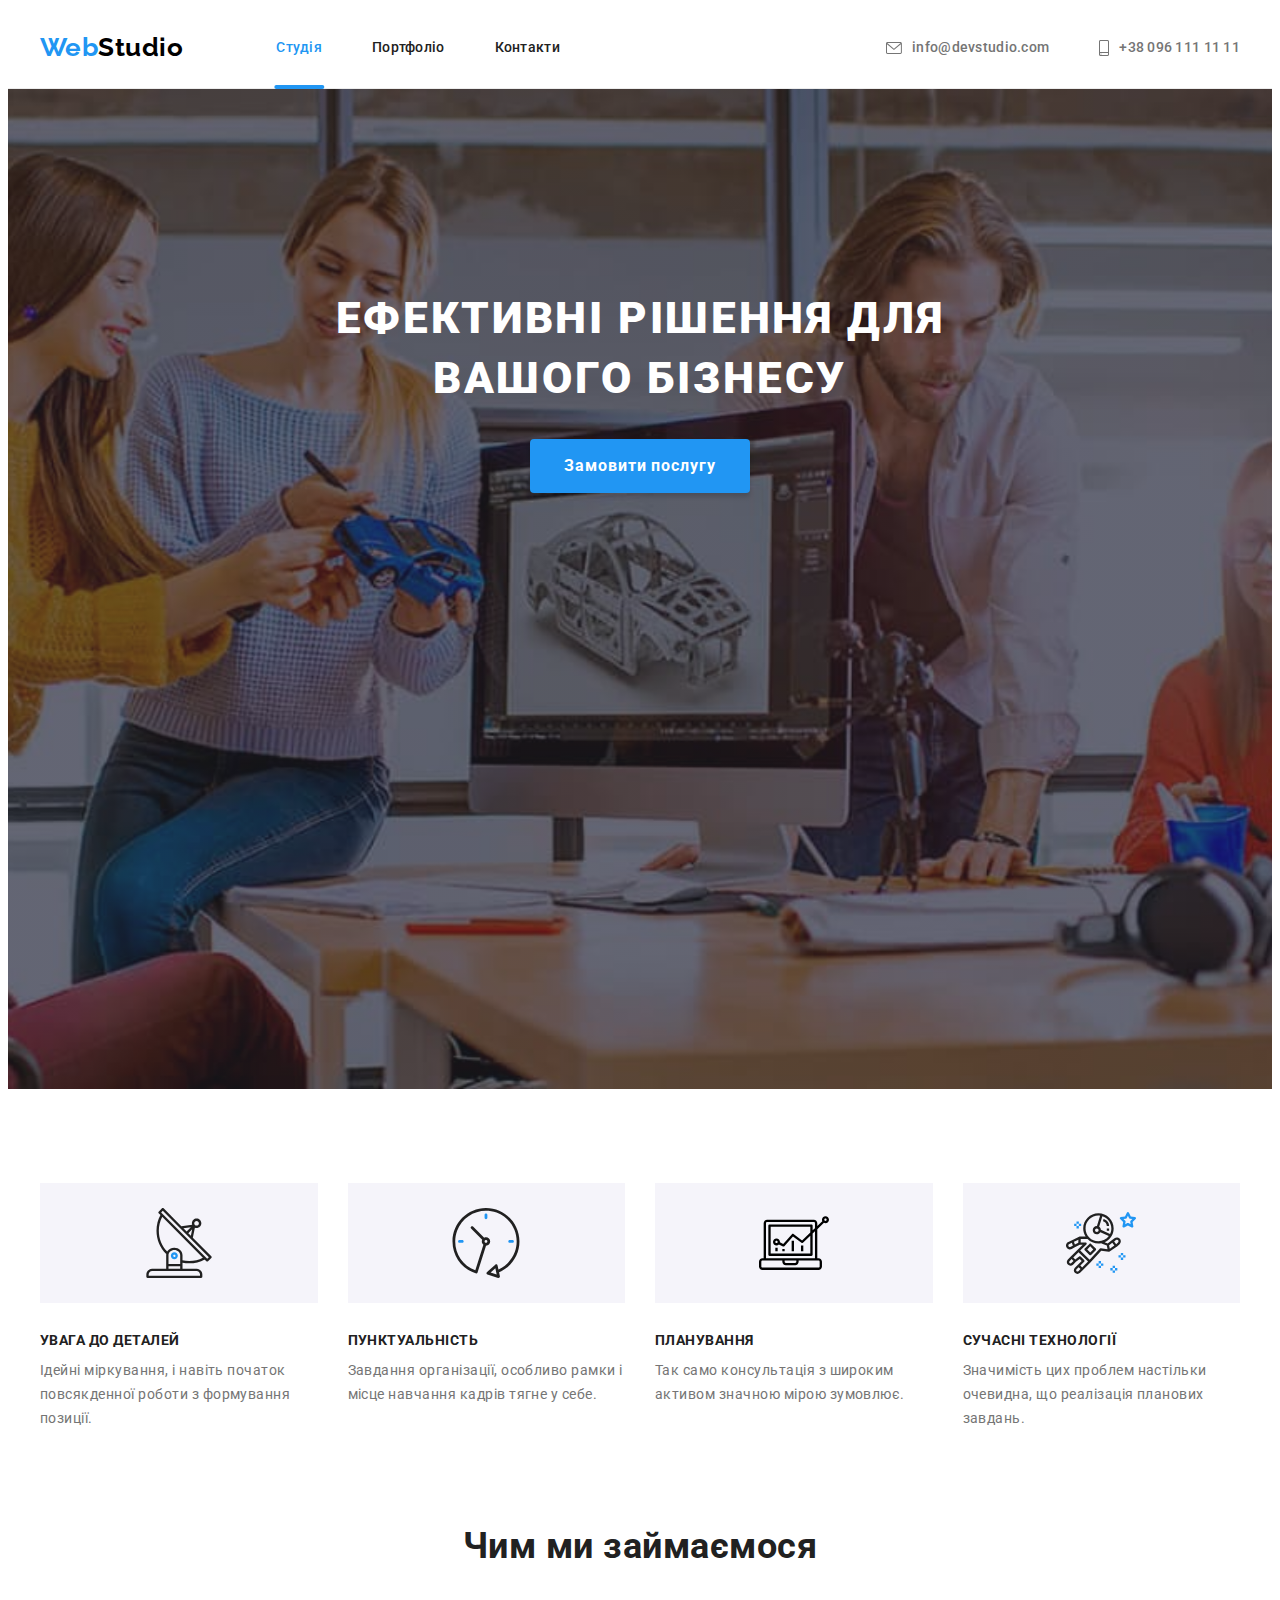
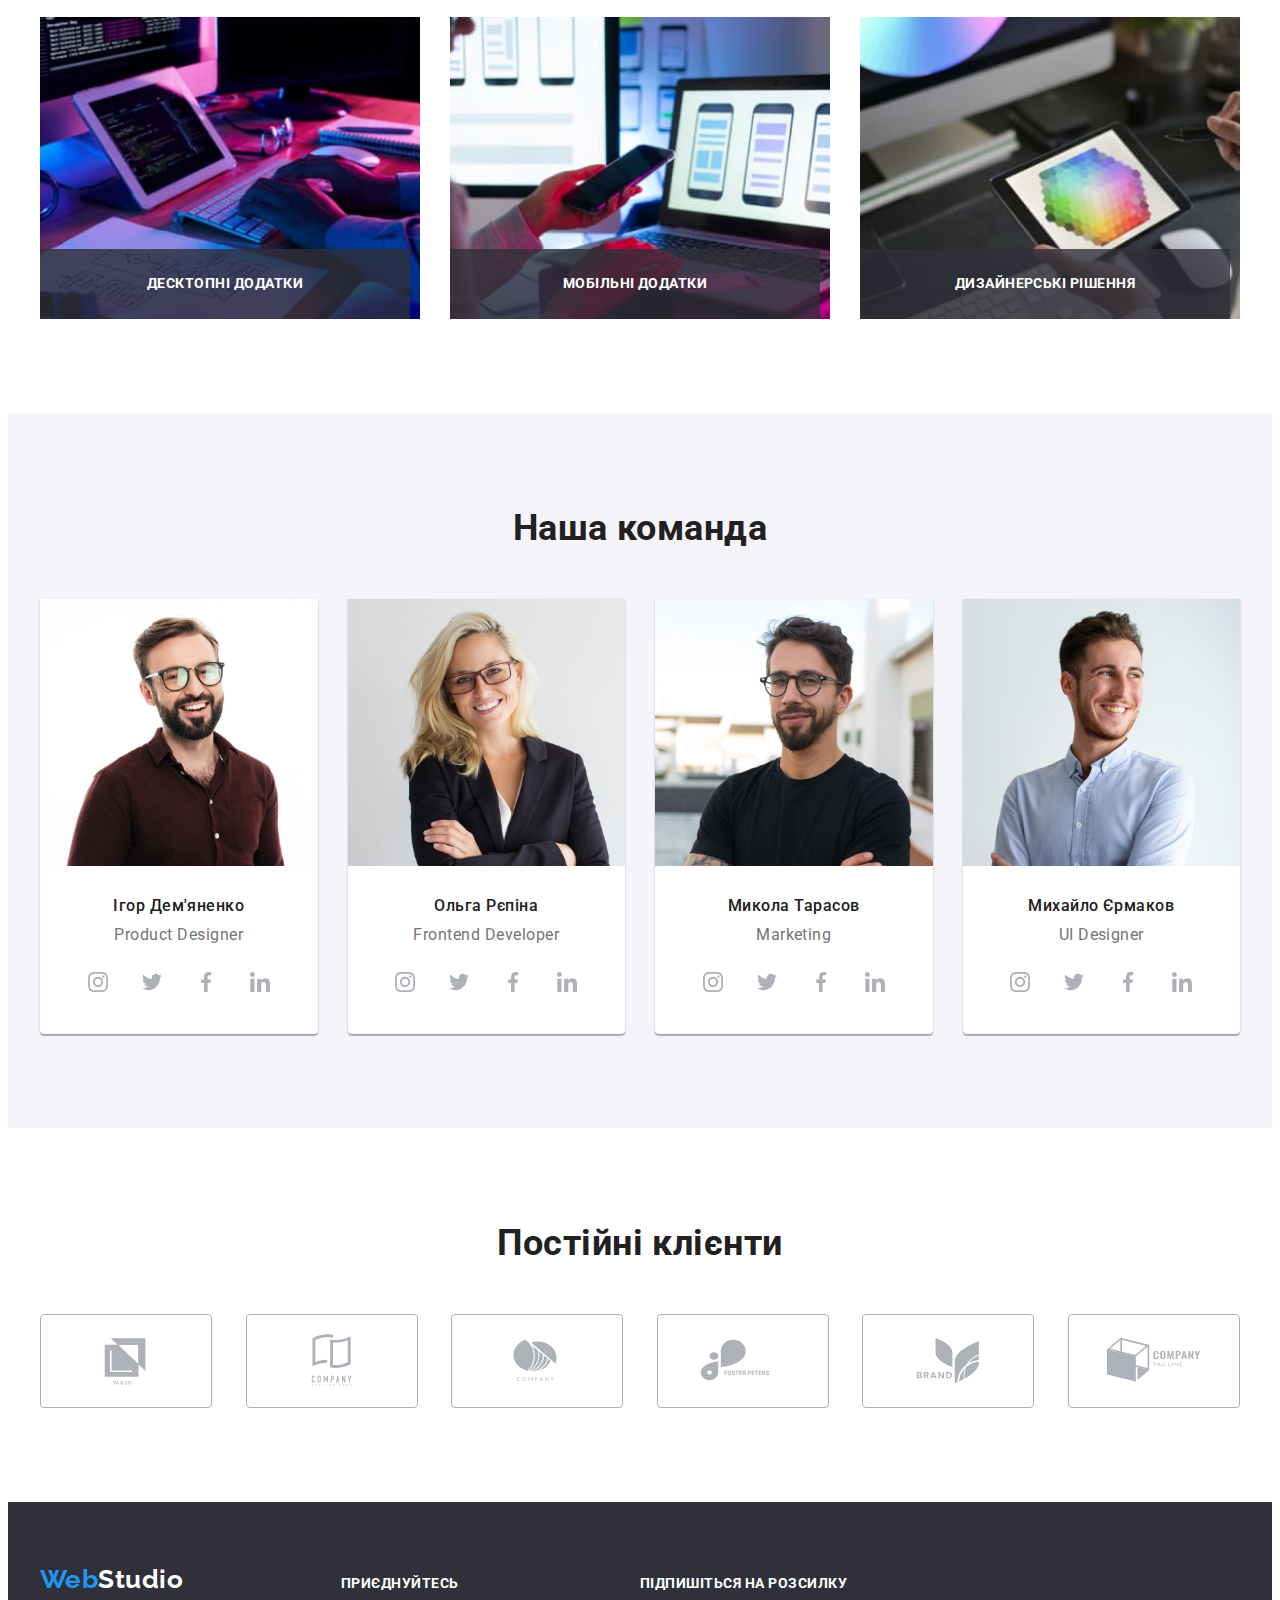
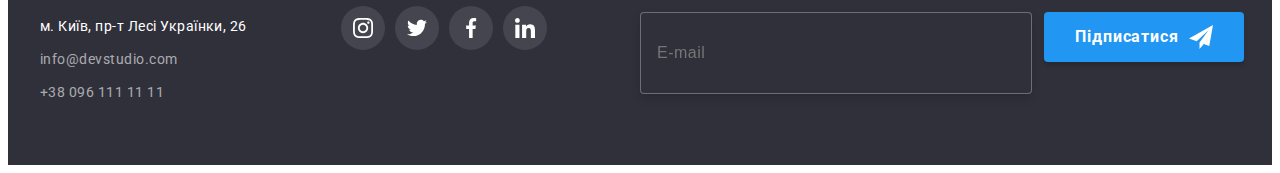
<file: index.html>
<!DOCTYPE html>
<html lang="uk">
  <head>
    <meta charset="UTF-8" />
    <meta http-equiv="X-UA-Compatible" content="IE=edge" />
    <meta name="viewport" content="width=device-width, initial-scale=1.0" />
    <title>Головна</title>
    <link rel="preconnect" href="https://fonts.googleapis.com" />
    <link rel="preconnect" href="https://fonts.gstatic.com" crossorigin />
    <link
      href="https://fonts.googleapis.com/css2?family=Raleway:wght@700&family=Roboto:wght@400;500;700;900&display=swap"
      rel="stylesheet"
    />
    <link
      rel="stylesheet"
      href="https://cdnjs.cloudflare.com/ajax/libs/modern-normalize/1.1.0/modern-normalize.min.css"
      integrity="sha512-wpPYUAdjBVSE4KJnH1VR1HeZfpl1ub8YT/NKx4PuQ5NmX2tKuGu6U/JRp5y+Y8XG2tV+wKQpNHVUX03MfMFn9Q=="
      crossorigin="anonymous"
      referrerpolicy="no-referrer"
    />
    <link rel="stylesheet" href="./css/styles.css" />
  </head>

  <body>
    <!--Шапка сайта-->

    <header class="upper">
      <div class="container upper-block">
        <nav class="site-navig">
          <a href="./index.html" class="logo-black"
            ><span lang="en"><span class="logo-blue">Web</span>Studio</span></a
          >
          <ul class="site-nav list">
            <li class="item"><a href="./index.html" class="link current studia">Студія</a></li>
            <li class="item"><a href="./portfolio.html" class="link">Портфоліо</a></li>
            <li class="item"><a href="" class="link">Контакти</a></li>
          </ul>
        </nav>
        <ul class="contacts list">
          <li class="item">
            <a href="mailto:info@devstudio.com" class="link"
              ><svg class="icon-envelope"><use href="./images/icons.svg#icon-envelope"></use></svg
              >info@devstudio.com
            </a>
          </li>
          <li class="item">
            <a href="tel:+380961111111" class="link"
              ><svg class="icon-smartphone">
                <use href="./images/icons.svg#icon-smartphone"></use>
              </svg>
              +38 096 111 11 11
            </a>
          </li>
        </ul>
      </div>
    </header>

    <main>
      <!--Герой-->

      <section class="hero">
        <h1 class="hero-title">Ефективні рішення для вашого бізнесу</h1>
        <button type="button" class="hero-button" data-modal-open>Замовити послугу</button>
      </section>

      <div class="backdrop is-hidden" data-modal>
        <div class="modal">
          <form class="form">
            <h3 class="form-title">Залиште свої дані, ми вам передзвонимо</h3>
            <div class="form-field">
              <label class="label" for="name">Ім'я</label>
              <input class="input" type="text" name="name" id="name" />
              <svg width="18px" height="18px" class="icon-form">
                <use href="./images/icons.svg#icon-person"></use>
              </svg>
            </div>

            <div class="form-field">
              <label class="label" for="tel">Телефон</label>
              <input class="input" type="tel" name="tel" id="tel" />
              <svg width="18px" height="18px" class="icon-form">
                <use href="./images/icons.svg#icon-phone"></use>
              </svg>
            </div>

            <div class="form-field check">
              <label class="label" for="email">Пошта</label>
              <input class="input" type="email" name="email" id="email" />
              <svg width="18px" height="18px" class="icon-form">
                <use href="./images/icons.svg#icon-mail"></use>
              </svg>
            </div>

            <div class="form-field comment-field">
              <label class="label" for="comment">Коментар</label>
              <textarea name="comment" id="comment" rows="7" placeholder="Введіть текст"></textarea>
            </div>

            <label class="checkbox-field">
              <input class="checkbox" type="checkbox" name="policy" />
              <svg class="icon-checkbox" width="16px" height="15px">
                <use href=".//images/icons.svg#icon-checkbox"></use>
              </svg>
              <span class="policy-text"
                >Погоджуюся з розсилкою та приймаю
                <span class="policy-accent">Умови договору</span>
              </span>
            </label>

            <button class="send-button" type="submit">Відправити</button>
          </form>

          <button class="close-button" data-modal-close>
            <svg width="30px" height="30px"><use href="./images/icons.svg#icon-close"></use></svg>
          </button>
        </div>
      </div>

      <!--Особливості-->

      <section class="part">
        <div class="container">
          <h2 class="part-title visually-hidden">Особливості</h2>
          <ul class="features list">
            <li class="item icon-antenna">
              <div class="icon-cont">
                <svg class="button-icon">
                  <use href="./images/icons.svg#icon-antenna"></use>
                </svg>
              </div>
              <h3 class="features-title">УВАГА ДО ДЕТАЛЕЙ</h3>
              <p class="text">
                Ідейні міркування, і навіть початок повсякденної роботи з формування позиції.
              </p>
            </li>
            <li class="item icon-clock">
              <div class="icon-cont">
                <svg class="button-icon">
                  <use href="./images/icons.svg#icon-clock"></use>
                </svg>
              </div>
              <h3 class="features-title">ПУНКТУАЛЬНІСТЬ</h3>
              <p class="text">
                Завдання організації, особливо рамки і місце навчання кадрів тягне у себе.
              </p>
            </li>
            <li class="item icon-diagram">
              <div class="icon-cont">
                <svg class="button-icon">
                  <use href="./images/icons.svg#icon-diagram"></use>
                </svg>
              </div>
              <h3 class="features-title">ПЛАНУВАННЯ</h3>
              <p class="text">Так само консультація з широким активом значною мірою зумовлює.</p>
            </li>
            <li class="item icon-astronaut">
              <div class="icon-cont">
                <svg class="button-icon">
                  <use href="./images/icons.svg#icon-astronaut"></use>
                </svg>
              </div>
              <h3 class="features-title">СУЧАСНІ ТЕХНОЛОГІЇ</h3>
              <p class="text">
                Значимість цих проблем настільки очевидна, що реалізація планових завдань.
              </p>
            </li>
          </ul>
        </div>
      </section>

      <!--Чим ми займаємося-->

      <section class="part no-padding">
        <div class="container">
          <h2 class="part-title">Чим ми займаємося</h2>
          <ul class="job list">
            <li class="item">
              <img src="./images/write.jpg" alt="верстаєм" width="370" height="294" />
              <h3 class="job-title">Десктопні додатки</h3>
            </li>
            <li class="item">
              <img src="./images/adapt.jpg" alt="адаптуєм" width="370" height="294" />
              <h3 class="job-title">Мобільні додатки</h3>
            </li>
            <li class="item">
              <img src="./images/style.jpg" alt="стилізуєм" width="370" height="294" />
              <h3 class="job-title">Дизайнерські рішення</h3>
            </li>
          </ul>
        </div>
      </section>

      <!--Наша команда-->

      <section class="our-team part">
        <div class="container">
          <h2 class="part-title">Наша команда</h2>
          <ul class="team list">
            <li class="team-item">
              <img
                src="./images/igor.jpg"
                alt="фото Ігор Дем'яненко"
                width="270"
                height="260"
                class="team-photo"
              />
              <h3 class="team-names">Ігор Дем'яненко</h3>
              <p class="team-text">Product Designer</p>
              <ul class="member-contacts list">
                <li class="item">
                  <a href="" class="sociallink"
                    ><svg width="20px" height="20px" class="icons">
                      <use href="./images/icons.svg#icon-instagram"></use></svg
                  ></a>
                </li>
                <li class="item">
                  <a href="" class="sociallink"
                    ><svg width="20px" height="20px" class="icons">
                      <use href="./images/icons.svg#icon-twitter"></use></svg
                  ></a>
                </li>
                <li class="item">
                  <a href="" class="sociallink"
                    ><svg width="20px" height="20px" class="icons">
                      <use href="./images/icons.svg#icon-facebook"></use></svg
                  ></a>
                </li>
                <li class="item">
                  <a href="" class="sociallink"
                    ><svg width="20px" height="20px" class="icons">
                      <use href="./images/icons.svg#icon-linkedin"></use></svg
                  ></a>
                </li>
              </ul>
            </li>
            <li class="team-item">
              <img
                src="./images/olga.jpg"
                alt="фото Ольга Рєпіна"
                width="270"
                height="260"
                class="team-photo"
              />
              <h3 class="team-names">Ольга Рєпіна</h3>
              <p class="team-text">Frontend Developer</p>
              <ul class="member-contacts list">
                <li class="item">
                  <a href="" class="sociallink"
                    ><svg width="20px" height="20px" class="icons">
                      <use href="./images/icons.svg#icon-instagram"></use></svg
                  ></a>
                </li>
                <li class="item">
                  <a href="" class="sociallink"
                    ><svg width="20px" height="20px" class="icons">
                      <use href="./images/icons.svg#icon-twitter"></use></svg
                  ></a>
                </li>
                <li class="item">
                  <a href="" class="sociallink"
                    ><svg width="20px" height="20px" class="icons">
                      <use href="./images/icons.svg#icon-facebook"></use></svg
                  ></a>
                </li>
                <li class="item">
                  <a href="" class="sociallink"
                    ><svg width="20px" height="20px" class="icons">
                      <use href="./images/icons.svg#icon-linkedin"></use></svg
                  ></a>
                </li>
              </ul>
            </li>
            <li class="team-item">
              <img
                src="./images/mykola.jpg"
                alt="фото Микола Тарасов"
                width="270"
                height="260"
                class="team-photo"
              />
              <h3 class="team-names">Микола Тарасов</h3>
              <p class="team-text">Marketing</p>
              <ul class="member-contacts list">
                <li class="item">
                  <a href="" class="sociallink"
                    ><svg width="20px" height="20px" class="icons">
                      <use href="./images/icons.svg#icon-instagram"></use></svg
                  ></a>
                </li>
                <li class="item">
                  <a href="" class="sociallink"
                    ><svg width="20px" height="20px" class="icons">
                      <use href="./images/icons.svg#icon-twitter"></use></svg
                  ></a>
                </li>
                <li class="item">
                  <a href="" class="sociallink"
                    ><svg width="20px" height="20px" class="icons">
                      <use href="./images/icons.svg#icon-facebook"></use></svg
                  ></a>
                </li>
                <li class="item">
                  <a href="" class="sociallink"
                    ><svg width="20px" height="20px" class="icons">
                      <use href="./images/icons.svg#icon-linkedin"></use></svg
                  ></a>
                </li>
              </ul>
            </li>
            <li class="team-item">
              <img
                src="./images/miykhailo.jpg"
                alt="фото Михайло Єрмаков"
                width="270"
                height="260"
                class="team-photo"
              />
              <h3 class="team-names">Михайло Єрмаков</h3>
              <p class="team-text">UI Designer</p>
              <ul class="member-contacts list">
                <li class="item">
                  <a href="" class="sociallink"
                    ><svg width="20px" height="20px" class="icons">
                      <use href="./images/icons.svg#icon-instagram"></use></svg
                  ></a>
                </li>
                <li class="item">
                  <a href="" class="sociallink"
                    ><svg width="20px" height="20px" class="icons">
                      <use href="./images/icons.svg#icon-twitter"></use></svg
                  ></a>
                </li>
                <li class="item">
                  <a href="" class="sociallink"
                    ><svg width="20px" height="20px" class="icons">
                      <use href="./images/icons.svg#icon-facebook"></use></svg
                  ></a>
                </li>
                <li class="item">
                  <a href="" class="sociallink"
                    ><svg width="20px" height="20px" class="icons">
                      <use href="./images/icons.svg#icon-linkedin"></use></svg
                  ></a>
                </li>
              </ul>
            </li>
          </ul>
        </div>
      </section>
      <!-- Постійні клієнти -->

      <section class="part">
        <div class="container">
          <h2 class="part-title">Постійні клієнти</h2>
          <ul class="list clients-list">
            <li>
              <a class="link" href=""
                ><svg class="clients-icon">
                  <use href="./images/icons.svg#icon-ya"></use></svg
              ></a>
            </li>
            <li>
              <a class="link" href=""
                ><svg class="clients-icon">
                  <use href="./images/icons.svg#icon-tagline-company"></use></svg
              ></a>
            </li>
            <li>
              <a class="link" href=""
                ><svg class="clients-icon">
                  <use href="./images/icons.svg#icon-group"></use></svg
              ></a>
            </li>
            <li>
              <a class="link" href=""
                ><svg class="clients-icon">
                  <use href="./images/icons.svg#icon-foster"></use></svg
              ></a>
            </li>
            <li>
              <a class="link" href=""
                ><svg class="clients-icon">
                  <use href="./images/icons.svg#icon-brand"></use></svg
              ></a>
            </li>
            <li>
              <a class="link" href=""
                ><svg class="clients-icon">
                  <use href="./images/icons.svg#icon-company-tag"></use></svg
              ></a>
            </li>
          </ul>
        </div>
      </section>
    </main>

    <!--Футер-->

    <footer class="lower">
      <div class="container lower-content">
        <div>
          <a href="./index.html" class="logo-white"
            ><span lang="en"><span class="logo-blue">Web</span>Studio</span></a
          >

          <address class="addr">
            <p class="address">м. Київ, пр-т Лесі Українки, 26</p>
            <ul class="lower-contacts list">
              <li class="mail">
                <a href="mailto:info@devstudio.com" class="link">info@devstudio.com</a>
              </li>
              <li class="phone"><a href="tel:+380961111111" class="link">+38 096 111 11 11</a></li>
            </ul>
          </address>
        </div>

        <div class="social">
          <h3 class="connect">Приєднуйтесь</h3>
          <ul class="list social-list">
            <li class="item">
              <a class="link" href=""
                ><svg width="20px" height="20px">
                  <use href="./images/icons.svg#icon-instagram-footer"></use></svg
              ></a>
            </li>
            <li class="item">
              <a class="link" href=""
                ><svg width="20px" height="20px">
                  <use href="./images/icons.svg#icon-twitter-footer"></use></svg
              ></a>
            </li>
            <li class="item">
              <a class="link" href=""
                ><svg width="20px" height="20px">
                  <use href="./images/icons.svg#icon-facebook-footer"></use></svg
              ></a>
            </li>
            <li class="item">
              <a class="link" href=""
                ><svg width="20px" height="20px">
                  <use href="./images/icons.svg#icon-linkedin-footer"></use></svg
              ></a>
            </li>
          </ul>
        </div>

        <form class="lower-form">
          <label for="mail">Підпишіться на розсилку</label>
          <div>
            <input type="email" name="email" id="mail" placeholder="E-mail" />
            <button type="submit">
              Підписатися
              <svg class="icon-sign" width="24px" height="24px">
                <use href=".//images/icons.svg#icon-sign"></use>
              </svg>
            </button>
          </div>
        </form>
      </div>
    </footer>

    <script src="./js/modal.js"></script>
  </body>
</html>
</file>
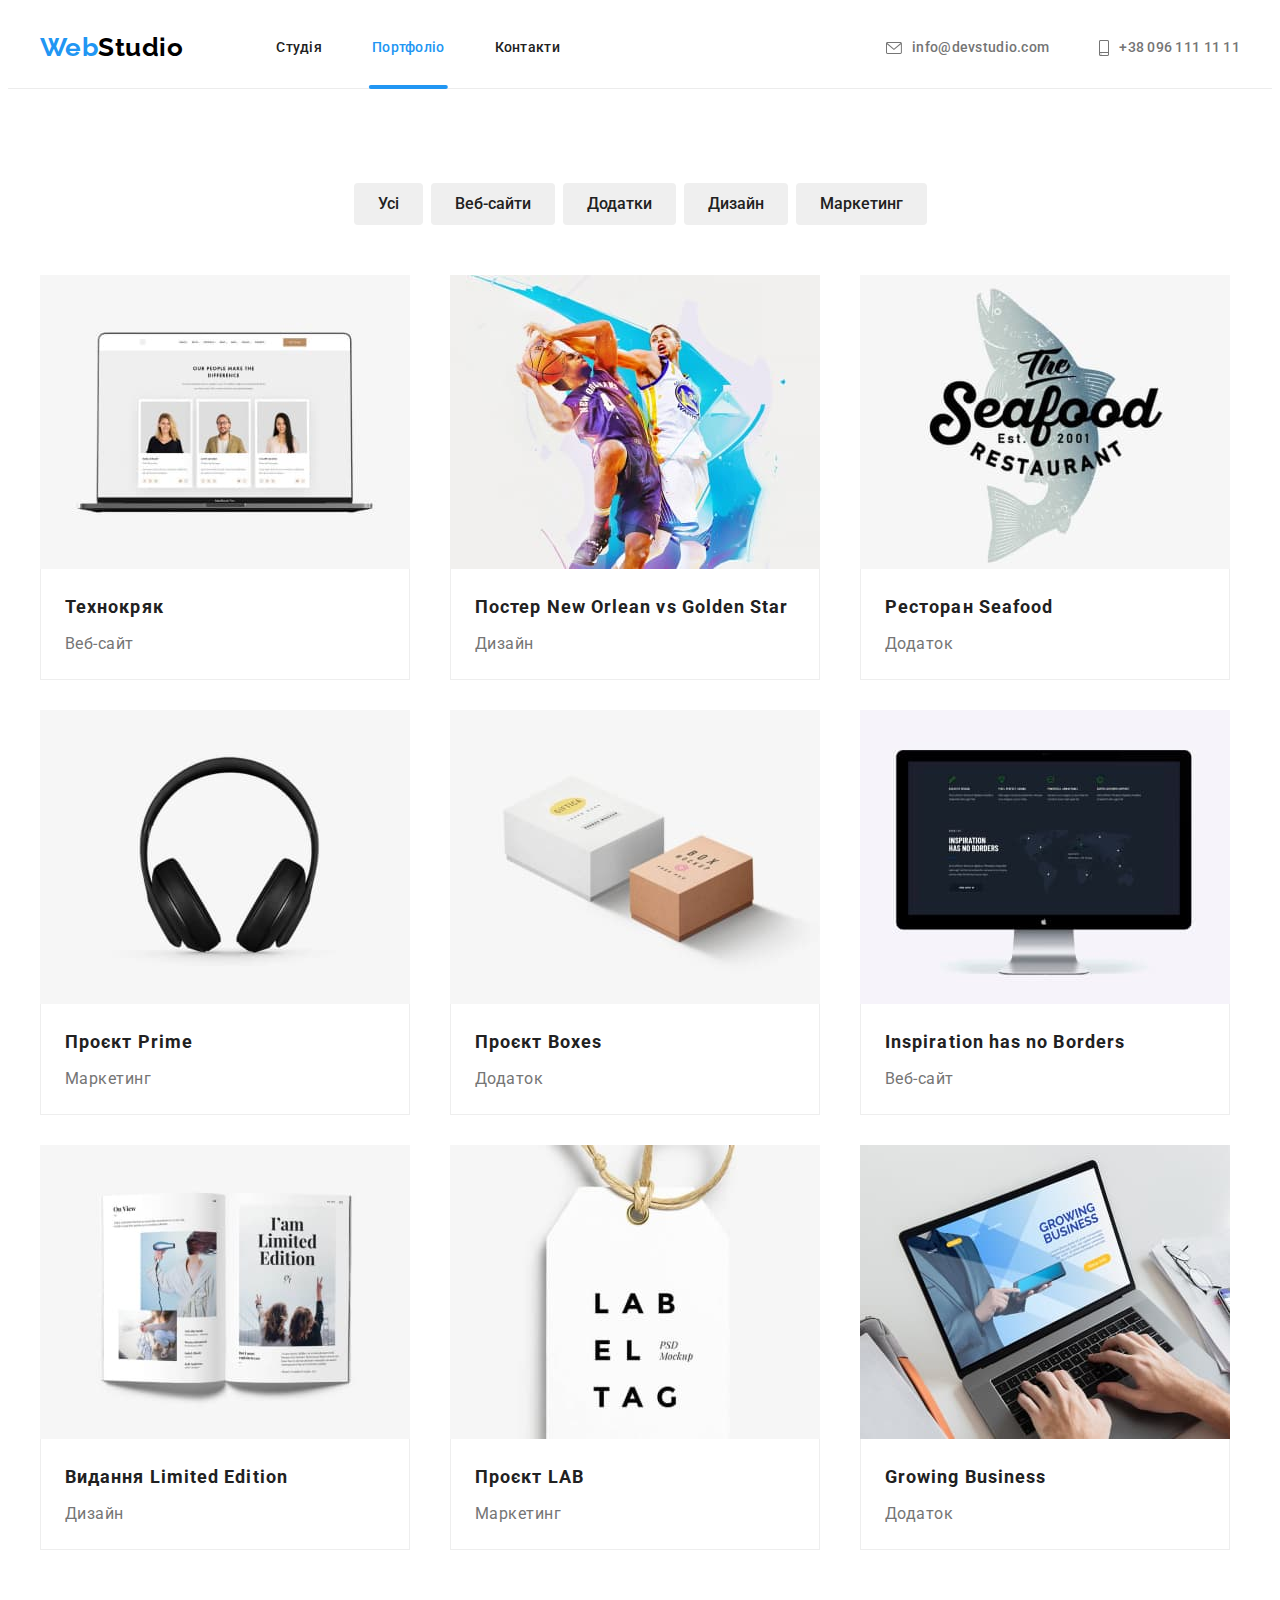
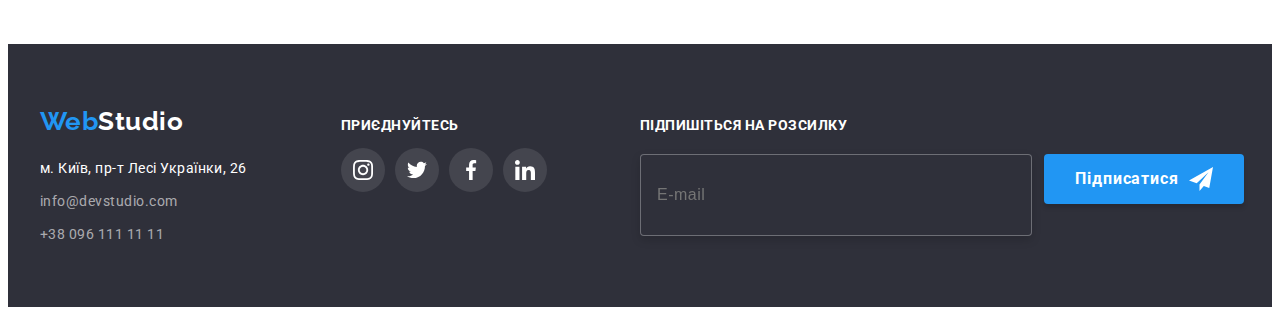
<file: portfolio.html>
<!DOCTYPE html>
<html lang="uk">
  <head>
    <meta charset="UTF-8" />
    <meta http-equiv="X-UA-Compatible" content="IE=edge" />
    <meta name="viewport" content="width=device-width, initial-scale=1.0" />
    <title>Портфоліо</title>
    <link rel="preconnect" href="https://fonts.googleapis.com" />
    <link rel="preconnect" href="https://fonts.gstatic.com" crossorigin />
    <link
      href="https://fonts.googleapis.com/css2?family=Raleway:wght@700&family=Roboto:wght@400;500;700;900&display=swap"
      rel="stylesheet"
    />
    <link
      rel="stylesheet"
      href="https://cdnjs.cloudflare.com/ajax/libs/modern-normalize/1.1.0/modern-normalize.min.css"
      integrity="sha512-wpPYUAdjBVSE4KJnH1VR1HeZfpl1ub8YT/NKx4PuQ5NmX2tKuGu6U/JRp5y+Y8XG2tV+wKQpNHVUX03MfMFn9Q=="
      crossorigin="anonymous"
      referrerpolicy="no-referrer"
    />
    <link rel="stylesheet" href="./css/styles.css" />
  </head>

  <body>
    <!--Шапка сайта-->

    <header class="upper">
      <div class="container upper-block">
        <nav class="site-navig">
          <a href="./index.html" class="logo-black"
            ><span lang="en"><span class="logo-blue">Web</span>Studio</span></a
          >
          <ul class="site-nav list">
            <li class="item"><a href="./index.html" class="link">Студія</a></li>
            <li class="item"><a href="./portfolio.html" class="link current">Портфоліо</a></li>
            <li class="item"><a href="" class="link">Контакти</a></li>
          </ul>
        </nav>
        <ul class="contacts list">
          <li class="item">
            <a href="mailto:info@devstudio.com" class="link"
              ><svg class="icon-envelope"><use href="./images/icons.svg#icon-envelope"></use></svg
              >info@devstudio.com
            </a>
          </li>
          <li class="item">
            <a href="tel:+380961111111" class="link"
              ><svg class="icon-smartphone">
                <use href="./images/icons.svg#icon-smartphone"></use>
              </svg>
              +38 096 111 11 11
            </a>
          </li>
        </ul>
      </div>
    </header>

    <main>
      <section class="portfolio part">
        <div class="container">
          <h2 class="visually-hidden">Портфоліо</h2>
          <ul class="filters list">
            <li class="item"><button type="button" class="click all">Усі</button></li>
            <li class="item"><button type="button" class="click web">Веб-сайти</button></li>
            <li class="item"><button type="button" class="click app">Додатки</button></li>
            <li class="item"><button type="button" class="click des">Дизайн</button></li>
            <li class="item"><button type="button" class="click mark">Маркетинг</button></li>
          </ul>
          <ul class="works list">
            <li class="item">
              <a href="" class="works-link">
                <div class="thumb">
                  <img src="./images/laptop.jpg" alt="Технокряк" width="370" height="294" />
                  <div class="description-overlay">
                    <div class="card-description">
                      <p class="text">
                        Ресурс пропонує комплексні пропозиції з різним рівнем функціоналу та
                        сервісів. Все це дозволить відвідувачу отримати вичерпні відомості про
                        компанію чи приватну особу.
                      </p>
                    </div>
                  </div>
                </div>
                <div class="card-border">
                  <h3 class="works-title">Технокряк</h3>
                  <p class="works-text">Веб-сайт</p>
                </div>
              </a>
            </li>
            <li class="item">
              <a href="" class="works-link"
                ><div class="thumb">
                  <img
                    src="./images/basketball.jpg"
                    alt="Баскетбольний постер"
                    width="370"
                    height="294"
                  />
                  <div class="description-overlay">
                    <div class="card-description">
                      <p class="text">
                        Ресурс пропонує комплексні пропозиції з різним рівнем функціоналу та
                        сервісів. Все це дозволить відвідувачу отримати вичерпні відомості про
                        компанію чи приватну особу.
                      </p>
                    </div>
                  </div>
                </div>
                <div class="card-border">
                  <h3 class="works-title">Постер New Orlean vs Golden Star</h3>
                  <p class="works-text">Дизайн</p>
                </div>
              </a>
            </li>
            <li class="item">
              <a href="" class="works-link"
                ><div class="thumb">
                  <img src="./images/seafood.jpg" alt="Ресторан Seafood" width="370" height="294" />
                  <div class="description-overlay">
                    <div class="card-description">
                      <p class="text">
                        Ресурс пропонує комплексні пропозиції з різним рівнем функціоналу та
                        сервісів. Все це дозволить відвідувачу отримати вичерпні відомості про
                        компанію чи приватну особу.
                      </p>
                    </div>
                  </div>
                </div>
                <div class="card-border">
                  <h3 class="works-title">Ресторан Seafood</h3>
                  <p class="works-text">Додаток</p>
                </div>
              </a>
            </li>
            <li class="item">
              <a href="" class="works-link"
                ><div class="thumb">
                  <img src="./images/headphone.jpg" alt="Проєкт Prime" width="370" height="294" />
                  <div class="description-overlay">
                    <div class="card-description">
                      <p class="text">
                        Ресурс пропонує комплексні пропозиції з різним рівнем функціоналу та
                        сервісів. Все це дозволить відвідувачу отримати вичерпні відомості про
                        компанію чи приватну особу.
                      </p>
                    </div>
                  </div>
                </div>
                <div class="card-border">
                  <h3 class="works-title">Проєкт Prime</h3>
                  <p class="works-text">Маркетинг</p>
                </div>
              </a>
            </li>
            <li class="item">
              <a href="" class="works-link"
                ><div class="thumb">
                  <img src="./images/boxes.jpg" alt="Проєкт Boxes" width="370" height="294" />
                  <div class="description-overlay">
                    <div class="card-description">
                      <p class="text">
                        Ресурс пропонує комплексні пропозиції з різним рівнем функціоналу та
                        сервісів. Все це дозволить відвідувачу отримати вичерпні відомості про
                        компанію чи приватну особу.
                      </p>
                    </div>
                  </div>
                </div>
                <div class="card-border">
                  <h3 class="works-title">Проєкт Boxes</h3>
                  <p class="works-text">Додаток</p>
                </div>
              </a>
            </li>
            <li class="item">
              <a href="" class="works-link"
                ><div class="thumb">
                  <img
                    src="./images/monitor.jpg"
                    alt="Inspiration has no Borders"
                    width="370"
                    height="294"
                  />
                  <div class="description-overlay">
                    <div class="card-description">
                      <p class="text">
                        Ресурс пропонує комплексні пропозиції з різним рівнем функціоналу та
                        сервісів. Все це дозволить відвідувачу отримати вичерпні відомості про
                        компанію чи приватну особу.
                      </p>
                    </div>
                  </div>
                </div>
                <div class="card-border">
                  <h3 class="works-title">Inspiration has no Borders</h3>
                  <p class="works-text">Веб-сайт</p>
                </div>
              </a>
            </li>
            <li class="item">
              <a href="" class="works-link"
                ><div class="thumb">
                  <img
                    src="./images/book.jpg"
                    alt="Видання Limited edition"
                    width="370"
                    height="294"
                  />
                  <div class="description-overlay">
                    <div class="card-description">
                      <p class="text">
                        Ресурс пропонує комплексні пропозиції з різним рівнем функціоналу та
                        сервісів. Все це дозволить відвідувачу отримати вичерпні відомості про
                        компанію чи приватну особу.
                      </p>
                    </div>
                  </div>
                </div>
                <div class="card-border">
                  <h3 class="works-title">Видання Limited Edition</h3>
                  <p class="works-text">Дизайн</p>
                </div>
              </a>
            </li>
            <li class="item">
              <a href="" class="works-link"
                ><div class="thumb">
                  <img src="./images/lab.jpg" alt="Проєкт LAB" width="370" height="294" />
                  <div class="description-overlay">
                    <div class="card-description">
                      <p class="text">
                        Ресурс пропонує комплексні пропозиції з різним рівнем функціоналу та
                        сервісів. Все це дозволить відвідувачу отримати вичерпні відомості про
                        компанію чи приватну особу.
                      </p>
                    </div>
                  </div>
                </div>
                <div class="card-border">
                  <h3 class="works-title">Проєкт LAB</h3>
                  <p class="works-text">Маркетинг</p>
                </div>
              </a>
            </li>
            <li class="item">
              <a href="" class="works-link"
                ><div class="thumb">
                  <img
                    src="./images/business.jpg"
                    alt="Додаток Growing Business"
                    width="370"
                    height="294"
                  />
                  <div class="description-overlay">
                    <div class="card-description">
                      <p class="text">
                        Ресурс пропонує комплексні пропозиції з різним рівнем функціоналу та
                        сервісів. Все це дозволить відвідувачу отримати вичерпні відомості про
                        компанію чи приватну особу.
                      </p>
                    </div>
                  </div>
                </div>
                <div class="card-border">
                  <h3 class="works-title">Growing Business</h3>
                  <p class="works-text">Додаток</p>
                </div>
              </a>
            </li>
          </ul>
        </div>
      </section>
    </main>

    <!--Футер-->

    <footer class="lower">
      <div class="container lower-content">
        <div>
          <a href="./index.html" class="logo-white"
            ><span lang="en"><span class="logo-blue">Web</span>Studio</span></a
          >

          <address class="addr">
            <p class="address">м. Київ, пр-т Лесі Українки, 26</p>
            <ul class="lower-contacts list">
              <li class="mail">
                <a href="mailto:info@devstudio.com" class="link">info@devstudio.com</a>
              </li>
              <li class="phone"><a href="tel:+380961111111" class="link">+38 096 111 11 11</a></li>
            </ul>
          </address>
        </div>

        <div class="social">
          <h3 class="connect">Приєднуйтесь</h3>
          <ul class="list social-list">
            <li class="item">
              <a class="link" href=""
                ><svg width="20px" height="20px">
                  <use href="./images/icons.svg#icon-instagram-footer"></use></svg
              ></a>
            </li>
            <li class="item">
              <a class="link" href=""
                ><svg width="20px" height="20px">
                  <use href="./images/icons.svg#icon-twitter-footer"></use></svg
              ></a>
            </li>
            <li class="item">
              <a class="link" href=""
                ><svg width="20px" height="20px">
                  <use href="./images/icons.svg#icon-facebook-footer"></use></svg
              ></a>
            </li>
            <li class="item">
              <a class="link" href=""
                ><svg width="20px" height="20px">
                  <use href="./images/icons.svg#icon-linkedin-footer"></use></svg
              ></a>
            </li>
          </ul>
        </div>
        <form class="lower-form">
          <label for="mail">Підпишіться на розсилку</label>
          <div>
            <input type="email" name="email" id="mail" placeholder="E-mail" />
            <button type="submit">
              Підписатися
              <svg class="icon-sign" width="24px" height="24px">
                <use href=".//images/icons.svg#icon-sign"></use>
              </svg>
            </button>
          </div>
        </form>
      </div>
    </footer>
  </body>
</html>
</file>
<file: css/styles.css>
:root {
  --primary-text-color: #757575;
  --secondary-text-color: #212121;
  --accent-color: #2196f3;
  --bcg-color: #ffffff;
  --logo-upper: #000000;
  --hero-bcg: #c4c4c4;
  --secondary-white: #f5f4fa;
  --lower-contacts: rgba(255, 255, 255, 0.6);
  --lower-bgc: #2f303a;
  --icons-color: #afb1b8;
  --modal-bcg: rgba(0, 0, 0, 0.2);
  --overlay-bcg: rgba(33, 150, 243, 0.9);
}

body {
  background-color: var(--bcg-color);
  color: var(--primary-text-color);
  font-family: Roboto, sans-serif;
  letter-spacing: 0.03em;
}

.list {
  margin: 0;
  padding: 0;

  list-style: none;
}
/* HEADER */

.upper {
  border-bottom: 1px solid rgba(236, 236, 236, 1);
}

.upper-block {
  display: flex;
  align-items: center;
}

.site-navig {
  display: flex;
  align-items: center;
}

/* logo */
.logo-black {
  color: var(--logo-upper);
  font-family: Raleway, sans-serif;
  font-weight: 700;
  font-size: 26px;
  line-height: 1.2;
  text-decoration: none;
}

.logo-blue {
  color: var(--accent-color);
  font-family: Raleway, sans-serif;
  font-weight: 700;
  font-size: 26px;
  line-height: 1.2;
  text-decoration: none;
}

/* site-nav header*/

.site-nav {
  display: flex;
  margin-left: 93px;
}

.site-nav .item + .item {
  margin-left: 50px;
}

.site-nav .link {
  display: block;
  padding-top: 32px;
  padding-bottom: 32px;

  color: var(--secondary-text-color);
  font-weight: 500;
  font-size: 14px;
  line-height: 1.14;
  letter-spacing: 0.02em;
  text-decoration: none;
  transition: color 250ms cubic-bezier(0.4, 0, 0.2, 1);
}

.site-nav .link:hover,
.site-nav .link:focus {
  color: var(--accent-color);
}

.site-nav .link.current {
  color: var(--accent-color);
  position: relative;
}

.site-nav .link.current::after {
  position: absolute;
  content: '';
  left: 50%;
  bottom: -1px;
  transform: translate(-50%, 0%);
  border-radius: 2px;
  width: 108%;
  height: 4px;
  background-color: #2196f3;
}

/* contacts header */

.contacts {
  display: flex;
  margin-left: auto;
}

.contacts .item + .item {
  margin-left: 50px;
}

.contacts .link {
  display: flex;
  align-items: center;
  justify-content: center;
  padding-top: 32px;
  padding-bottom: 32px;

  color: var(--primary-text-color);
  font-weight: 500;
  font-size: 14px;
  line-height: 1.14;
  letter-spacing: 0.02em;
  text-decoration: none;

  transition: color 250ms cubic-bezier(0.4, 0, 0.2, 1);
}

.contacts .link:hover,
.contacts .link:focus {
  color: var(--accent-color);
}

.icon-smartphone {
  width: 10px;
  height: 16px;
  margin-right: 10px;
  fill: var(--primary-text-color);
  fill: currentColor;
}

.icon-envelope {
  width: 16px;
  height: 12px;
  margin-right: 10px;
  fill: currentColor;
}

/* MAIN */

.hero {
  padding-top: 200px;
  padding-bottom: 200px;
  background-color: var(--hero-bcg);
  text-align: center;
  margin-left: auto;
  margin-right: auto;

  background-image: linear-gradient(to right, rgba(47, 48, 58, 0.4), rgba(47, 48, 58, 0.4)),
    url('../images/hero-img.jpg');
  background-repeat: no-repeat;
  background-size: cover;
  background-position: center;

  height: 600px;
  max-width: 1600px;
}

.hero-title {
  margin-top: 0;
  margin: 0 auto;
  margin-bottom: 30px;
  max-width: 696px;

  color: var(--bcg-color);
  font-weight: 900;
  font-size: 44px;
  line-height: 1.36;
  letter-spacing: 0.06em;
  text-transform: uppercase;
}

button {
  font-family: inherit;
}

.hero-button {
  padding: 10px 32px 10px 32px;
  border-radius: 4px;

  color: var(--bcg-color);
  background-color: var(--accent-color);
  border-color: transparent;
  font-weight: 700;
  font-size: 16px;
  line-height: 1.88;
  align-items: center;
  text-align: center;
  letter-spacing: 0.06em;
  text-decoration: none;
  cursor: pointer;
  box-shadow: 0px 4px 4px rgba(0, 0, 0, 0.15);
}

/* Модальне вікно */

.backdrop {
  position: fixed;
  top: 0;
  left: 0;
  width: 100vw;
  height: 100vh;
  background-color: var(--modal-bcg);
  opacity: 1;
  transition: opacity 250ms cubic-bezier(0.4, 0, 0.2, 1);
  z-index: 1;
}

.backdrop.is-hidden {
  opacity: 0;
  pointer-events: none;
  visibility: hidden;
}

.backdrop.is-hidden .modal {
  transform: translate(-50%, -50%) scale(0.9);
}

.modal {
  position: absolute;
  top: 50%;
  left: 50%;
  transform: translate(-50%, -50%) scale(1);
  padding: 40px;
  border-radius: 4px;

  min-width: 528px;
  min-height: 581px;

  background-color: var(--bcg-color);

  transition: transform 250ms cubic-bezier(0.4, 0, 0.2, 1);
}

.close-button {
  position: absolute;
  right: 8px;
  top: 8px;
  padding: 0;
  border: none;
  height: 30px;
  background-color: #ffffff;
  cursor: pointer;
}

.form {
  width: 448px;
}

.form-title {
  display: block;
  margin-top: 0;
  margin-bottom: 12px;
  font-weight: 700;
  font-size: 20px;
  line-height: 1.15;
  text-align: center;
  letter-spacing: 0.03em;

  color: #212121;
}

.form-field {
  position: relative;
  display: flex;
  flex-direction: column;
  margin-bottom: 10px;
}

.form-field .label {
  margin-bottom: 4px;
  font-weight: 400;
  font-size: 12px;
  line-height: 1.17;
  letter-spacing: 0.01em;
}

.form-field .input {
  margin: 0;
  padding: 0 0 0 42px;
  height: 40px;

  border: 1px solid rgba(33, 33, 33, 0.2);
  border-radius: 4px;

  transition: border 250ms cubic-bezier(0.4, 0, 0.2, 1);
}

.form-field .input:focus {
  outline: none;
  border: 1px solid var(--accent-color);
}

.form-field .icon-form {
  position: absolute;
  top: 50%;
  left: 12px;
  fill: #212121;

  transition: fill 250ms cubic-bezier(0.4, 0, 0.2, 1);
}

.form-field .input:focus + .icon-form {
  fill: var(--accent-color);
}

.comment-field {
  margin-bottom: 20px;
}

.form-field textarea {
  padding: 12px 16px;
  resize: none;
  height: 120px;

  font-weight: 400;
  font-size: 12px;
  line-height: 1.17;
  letter-spacing: 0.01em;

  border: 1px solid rgba(33, 33, 33, 0.2);
  border-radius: 4px;

  transition: border 250ms cubic-bezier(0.4, 0, 0.2, 1);
}

.form-field textarea:placeholder-shown {
  font-weight: 400;
  font-size: 12px;
  line-height: 1.17;
  letter-spacing: 0.01em;

  color: rgba(117, 117, 117, 0.5);
}

.form-field textarea:focus {
  outline: none;
  border: 1px solid var(--accent-color);
}

.checkbox-field {
  display: flex;
  margin-bottom: 30px;
  align-items: center;
}

.checkbox {
  /* appearance: none; */
  position: absolute;
  white-space: nowrap;
  width: 1px;
  height: 1px;
  overflow: hidden;
  border: 0;
  padding: 0;
  clip: rect(0 0 0 0);
  clip-path: inset(50%);
  margin: -1px;
  
}

.checkbox:checked + .icon-checkbox {
  fill: none;
  background-image: url(../images/checked.svg);
}

.icon-checkbox {
  margin-right: 8px;
  width: 16px;
  height: 15px;
  fill: #212121;
}

.policy-text {
  width: 400px;
  height: 24px;

  font-weight: 400;
  font-size: 14px;
  line-height: 1.71;
  letter-spacing: 0.03em;
}

.policy-text .policy-accent {
  font-style: normal;
  text-decoration-line: underline;

  color: #2196f3;
}

.send-button {
  display: block;
  margin-left: auto;
  margin-right: auto;

  width: 200px;
  height: 50px;

  font-weight: 700;
  font-size: 16px;
  line-height: 1.88;
  letter-spacing: 0.06em;
  text-align: center;

  color: var(--bcg-color);
  background: #188ce8;
  box-shadow: 0px 4px 4px rgba(0, 0, 0, 0.15);
  border: 1px solid #188ce8;
  border-radius: 4px;
}

/* Sections */

.part {
  padding-bottom: 94px;
  padding-top: 94px;
}

.part.no-padding {
  padding-top: 0;
}

.part-title {
  margin-top: 0;
  margin-bottom: 50px;

  color: var(--secondary-text-color);
  font-weight: 700;
  font-size: 36px;
  line-height: 1.17;
  text-align: center;
}

/* FEATURES */

.features {
  display: flex;
  flex-wrap: wrap;
  gap: 30px;
}

.features .item {
  flex-basis: calc((100% - 90px) / 4);
}

.icon-cont {
  display: flex;
  align-items: center;
  justify-content: center;
  height: 120px;
  background-color: var(--secondary-white);
  margin-bottom: 30px;
}

.button-icon {
  width: 70px;
  height: 70px;
}

.features-title {
  margin-top: 0;
  margin-bottom: 10px;

  color: var(--secondary-text-color);
  font-weight: 700;
  font-size: 14px;
  line-height: 1.14;
  text-transform: uppercase;
}

.features .text {
  margin: 0;

  font-size: 14px;
  line-height: 1.71;
}

/* Чим ми займаємось */

img {
  display: block;
  width: 100%;
  height: auto;
}

.job {
  display: flex;
  flex-wrap: wrap;
  gap: 30px;
}

.job .item {
  flex-basis: calc((100% - 60px) / 3);
  position: relative;
}

.job-title {
  display: flex;
  align-items: center;
  justify-content: center;
  margin: 0;
  width: 370px;
  height: 70px;
  position: absolute;
  bottom: 0;

  font-style: normal;
  font-weight: 700;
  font-size: 14px;
  line-height: 1.14;
  text-transform: uppercase;
  color: #ffffff;

  background: rgba(47, 48, 58, 0.8);
}

/* Our team */

.our-team {
  background-color: var(--secondary-white);
}

.team {
  display: flex;
  flex-wrap: wrap;
  gap: 30px;
}

.team-item {
  flex-basis: calc((100% - 90px) / 4);
  padding-bottom: 30px;
  text-align: center;
  border-bottom-right-radius: 4px;
  border-bottom-left-radius: 4px;

  box-shadow: 0px 1px 3px rgba(0, 0, 0, 0.12), 0px 1px 1px rgba(0, 0, 0, 0.14),
    0px 2px 1px rgba(0, 0, 0, 0.2);

  background-color: var(--bcg-color);
}

.team-photo {
  margin-bottom: 30px;
}

.team-names {
  margin-top: 0;
  margin-bottom: 10px;

  color: var(--secondary-text-color);
  font-weight: 500;
  font-size: 16px;
  line-height: 1.19;
}

.team-text {
  margin-top: 0;
  margin-bottom: 0;

  font-size: 16px;
  line-height: 1.19;
}

.member-contacts {
  display: flex;
  justify-content: center;
  margin: 16px 0 0 0;
  gap: 10px;
}

.member-contacts .item {
  width: 44px;
  height: 44px;
}

.sociallink {
  display: flex;
  justify-content: center;
  align-items: center;
  height: 44px;
  color: var(--icons-color);
  border-radius: 50%;
  transition: color 250ms cubic-bezier(0.4, 0, 0.2, 1),
    background-color 250ms cubic-bezier(0.4, 0, 0.2, 1);
}

.member-contacts .sociallink:hover,
.member-contacts .sociallink:focus {
  background-color: var(--accent-color);
  color: var(--bcg-color);
}

.sociallink .icons {
  fill: currentColor;
}

/* Постійні Клієнти */

.clients-list {
  display: flex;
  justify-content: space-between;
}

.clients-list .link {
  display: flex;
  justify-content: center;
  align-items: center;
  width: 170px;
  height: 92px;
  border: 1px solid rgba(175, 177, 184, 1);
  border-radius: 4px;

  color: var(--icons-color);

  transition: color 250ms cubic-bezier(0.4, 0, 0.2, 1), border 250ms cubic-bezier(0.4, 0, 0.2, 1);
}

.clients-list .link:hover,
.clients-list .link:focus {
  color: var(--accent-color);
  border: 1px solid var(--accent-color);
}

.clients-icon {
  width: 106px;
  height: 60px;
  fill: currentColor;
}

/* Футер */

.lower-content {
  display: flex;
  align-items: baseline;
}

.lower {
  padding-top: 60px;
  padding-bottom: 60px;

  background-color: var(--lower-bgc);
}

.logo-white {
  color: var(--bcg-color);
  font-family: Raleway, sans-serif;
  font-weight: 700;
  font-size: 26px;
  line-height: 1.2;
  text-decoration: none;
}

.addr {
  margin-top: 20px;
  width: 231px;
}

.address {
  margin-top: 0;
  margin-bottom: 9px;

  color: var(--bcg-color);
  font-style: normal;
  font-size: 14px;
  line-height: 1.71;
}

.lower-contacts .link {
  color: var(--lower-contacts);
  font-style: normal;
  font-size: 14px;
  line-height: 1.71;
  text-decoration: none;
  transition: color 250ms cubic-bezier(0.4, 0, 0.2, 1);
}

.lower-contacts .link:hover,
.lower-contacts .link:focus {
  color: var(--accent-color);
}

.lower-contacts .mail {
  margin-bottom: 9px;
}

.social {
  margin-left: 70px;
}

.connect {
  font-weight: 700;
  font-size: 14px;
  line-height: 1.14;
  text-transform: uppercase;
  color: var(--bcg-color);
}

.social-list {
  display: flex;
}

.social-list .item {
  margin-right: 10px;
}

.social-list .item:last-child {
  margin-right: 0px;
}

.social-list .link {
  display: flex;
  align-items: center;
  justify-content: center;
  width: 44px;
  height: 44px;
  background-color: rgba(255, 255, 255, 0.1);
  border-radius: 50%;
  transition: background-color 250ms cubic-bezier(0.4, 0, 0.2, 1);
}

.social-list .link:hover,
.social-list .link:focus {
  background-color: var(--accent-color);
}

.lower-form {
  margin-left: 93px;
}

.lower-form label {
  display: block;
  margin-bottom: 20px;

  font-weight: 700;
  font-size: 14px;
  line-height: 1.14;
  text-transform: uppercase;

  color: var(--bcg-color);
}

.lower-form div {
  display: flex;
}

.lower-form input {
  margin-right: 12px;
  padding: 15px 16px;
  width: 358px;
  height: 50px;

  border-radius: 4px;
  border: 1px solid rgba(255, 255, 255, 0.3);
  filter: drop-shadow(0px 4px 4px rgba(0, 0, 0, 0.15));

  background-color: var(--lower-bgc);
  color: var(--bcg-color);

  transition: border 250ms cubic-bezier(0.4, 0, 0.2, 1);
}

.lower-form input:placeholder-shown {
  font-weight: 400;
  font-size: 16px;
  line-height: 1.25;
  letter-spacing: 0.03em;

  color: rgba(255, 255, 255, 0.6);
}

.lower-form input:focus {
  outline: none;
  border: 1px solid var(--accent-color);
  color: var(--bcg-color);
}

.lower-form button {
  display: flex;
  padding: 0;
  justify-content: center;
  align-items: center;

  width: 200px;
  height: 50px;

  font-weight: 700;
  font-size: 16px;
  line-height: 1.88;
  letter-spacing: 0.06em;

  border-style: none;
  border-radius: 4px;
  box-shadow: 0px 4px 4px rgba(0, 0, 0, 0.15);
  background: var(--accent-color);
  color: var(--bcg-color);
}

.icon-sign {
  margin-left: 10px;
}

/* PORTFOLIO STYLES */

.visually-hidden {
  position: absolute;
  white-space: nowrap;
  width: 1px;
  height: 1px;
  overflow: hidden;
  border: 0;
  padding: 0;
  clip: rect(0 0 0 0);
  clip-path: inset(50%);
  margin: -1px;
}

.filters {
  display: flex;
  justify-content: center;
  margin-bottom: 50px;
}

.filters .item + .item {
  margin-left: 8px;
}

.filters .click {
  padding: 6px 22px;

  border-radius: 4px;

  font-weight: 500;
  font-size: 16px;
  line-height: 1.62;
  text-align: center;
  color: var(--secondary-text-color);
  border-color: transparent;
  text-decoration: none;
  cursor: pointer;
  transition: color 250ms cubic-bezier(0.4, 0, 0.2, 1),
    background-color 250ms cubic-bezier(0.4, 0, 0.2, 1),
    box-shadow 250ms cubic-bezier(0.4, 0, 0.2, 1);
}

.filters .click:hover,
.filters .click:focus {
  color: var(--bcg-color);
  background-color: var(--accent-color);
  box-shadow: 0px 3px 1px rgba(0, 0, 0, 0.1), 0px 1px 2px rgba(0, 0, 0, 0.08),
    0px 2px 2px rgba(0, 0, 0, 0.12);
}

.works {
  display: flex;
  flex-wrap: wrap;
  gap: 30px;
}

.works .item {
  flex-basis: calc((100% - 60px) / 3);
}

.works-link {
  display: inline-block;
  text-decoration: none;
  transition: box-shadow 250ms cubic-bezier(0.4, 0, 0.2, 1);
}

.works-link:hover,
.works-link:focus {
  box-shadow: 0px 1px 1px rgba(0, 0, 0, 0.12), 0px 4px 4px rgba(0, 0, 0, 0.06),
    1px 4px 6px rgba(0, 0, 0, 0.16);
}

.thumb {
  position: relative;
  overflow: hidden;
}

.description-overlay {
  position: absolute;
  top: 0;
  left: 0;
  width: 100%;
  height: 100%;
  background-color: var(--overlay-bcg);
  transform: translateY(100%);
  transition: transform 250ms cubic-bezier(0.4, 0, 0.2, 1);
}

.works-link:hover .description-overlay {
  transform: translateY(0);
}

.card-description {
  display: inline-block;
  position: absolute;
  top: 0;
  padding: 63px 24px;
  font-style: normal;
  font-weight: 400;
  font-size: 18px;
  line-height: 1.56;
  color: #ffffff;
}

.card-description .text {
  margin: 0;
}

.card-border {
  border-left: 1px solid rgba(238, 238, 238, 1);
  border-right: 1px solid rgba(238, 238, 238, 1);
  border-bottom: 1px solid rgba(238, 238, 238, 1);
  padding: 20px 24px;
}

.works-title {
  margin-bottom: 4px;
  margin-top: 0px;

  font-weight: 700;
  font-size: 18px;
  line-height: 2;
  letter-spacing: 0.06em;
  color: var(--secondary-text-color);
}

.works-text {
  margin-top: 0;
  margin-bottom: 0px;

  font-size: 16px;
  line-height: 1.88;
  color: var(--primary-text-color);
}

.container {
  width: 1200px;
  padding-left: 15px;
  padding-right: 15px;
  margin: 0 auto;
}
</file>
